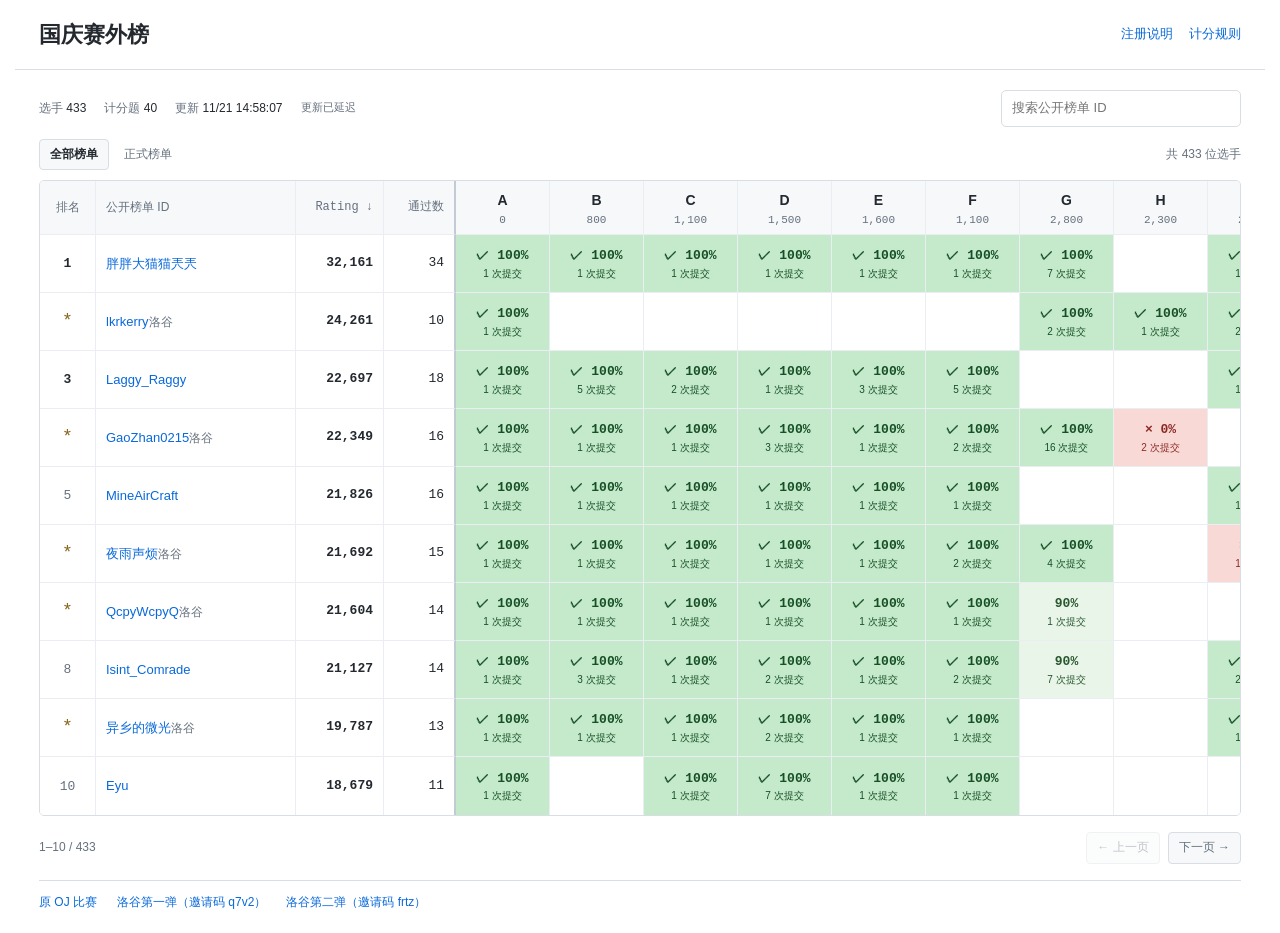
<file: site/index.html>
<!doctype html>
<html lang="zh-CN">
<head>
  <meta charset="utf-8">
  <meta name="viewport" content="width=device-width,initial-scale=1">
  <meta name="description" content="国庆挑战娱乐外榜：全部达标题参与计分，难度越高，贡献越大。">
  <meta http-equiv="Content-Security-Policy" content="default-src 'self'; script-src 'self'; style-src 'self'; img-src 'self' data:; connect-src 'self' https://national-day-board-admin-api.chic-pond-5383.chatgpt.site; object-src 'none'; base-uri 'self'">
  <title>国庆挑战 · 娱乐外榜</title>
  <link rel="icon" href="./favicon.svg" type="image/svg+xml">
  <link rel="stylesheet" href="./style.css?v=363c854c57fe">
  <script src="./app.js?v=ad54e45c4a47" defer></script>
</head>
<body>
  <header class="topbar wrap">
    <h1 id="board-heading">国庆赛外榜</h1>
    <nav aria-label="榜单导航"><button id="register-open" class="nav-button">注册说明</button><button id="rules-open" class="nav-button">计分规则</button></nav>
  </header>
  <main class="wrap">
    <div id="mode-banner" class="banner" hidden></div>
    <section class="board-section" aria-labelledby="board-heading">
      <div class="board-header"><div class="stats"><span>选手 <strong id="registered">—</strong></span><span>计分题 <strong id="problem-count">—</strong></span><span>更新 <time id="updated">等待数据</time></span><span id="freshness"></span></div><label class="search"><input id="search" type="search" placeholder="搜索公开榜单 ID" aria-label="搜索公开榜单 ID" autocomplete="off" maxlength="40"></label></div>
      <div class="board-toolbar"><div class="board-tabs" role="group" aria-label="榜单范围"><button id="all-board" class="board-tab" type="button" aria-pressed="true">全部榜单</button><button id="official-board" class="board-tab" type="button" aria-pressed="false">正式榜单</button></div><span id="results" role="status">正在加载榜单…</span></div>
      <div id="error" class="error" role="status" hidden></div>
      <div class="table-scroll board-scroll" tabindex="0" role="region" aria-label="比赛榜单，可左右滚动"><table class="board-table" id="board-table"><caption class="sr-only">国庆赛榜单</caption><colgroup id="board-columns"></colgroup><thead><tr id="board-head"></tr></thead><tbody id="rows"></tbody></table></div>
      <div id="empty" class="empty" hidden>没有找到该 ID，试试只输入其中一部分。</div>
      <div class="pagination"><span id="page-label">—</span><div><button id="prev" class="secondary" disabled>← 上一页</button><button id="next" class="secondary" disabled>下一页 →</button></div></div>
    </section>
    <footer><a id="contest-link" rel="noopener noreferrer" target="_blank" hidden>原 OJ 比赛</a><a href="https://www.luogu.com.cn/contest/360306" rel="noopener noreferrer" target="_blank">洛谷第一弹（邀请码 q7v2）</a><a href="https://www.luogu.com.cn/contest/360570" rel="noopener noreferrer" target="_blank">洛谷第二弹（邀请码 frtz）</a></footer>
  </main>
  <dialog id="detail-dialog"><div class="dialog-top"><span class="eyebrow small">YOUR CHALLENGE RECORD</span><button class="close" aria-label="关闭选手详情" data-close="detail-dialog">×</button></div><h2 id="detail-title">选手详情</h2><div id="detail-content" aria-live="polite"></div></dialog>
  <dialog id="rules-dialog"><div class="dialog-top"><span class="eyebrow small">SCORING RULES</span><button class="close" aria-label="关闭计分规则" data-close="rules-dialog">×</button></div><h2>挑战如何变成分数</h2><p>注册题 A 不计分。其余题目达到 60% 后，全部参与计算。</p><ol class="rule-list"><li><strong>难度带来更多贡献</strong><code>h(r) = 800 × (r / 800)<sup>3/2</sup></code><p>1600 题的基础贡献约为 800 题的 2.83 倍。</p></li><li><strong>完成度奖励</strong><div class="table-scroll"><table class="curve"><thead><tr><th>完成度</th><th>60%</th><th>70%</th><th>80%</th><th>90%</th><th>95%</th><th>100%</th></tr></thead><tbody><tr><th>系数 g(s)</th><td>0.60</td><td>0.75</td><td>0.90</td><td>1.00</td><td>1.05</td><td>1.10</td></tr></tbody></table></div><p>节点之间线性插值；60% 以下贡献为 0。</p></li><li><strong>每题保留历史最佳贡献</strong><code>c = max [h(r) × g(s) × max(0.96ⁿ, 0.80)]</code><p>n 为该次提交之前低于 60% 的失败次数。CE、待评测和系统错误不计罚。后续失败不会降低已保留的贡献。</p></li><li><strong>全题排序并衰减</strong><code>w(k) = 0.60 + 0.40 × 0.90<sup>k−1</sup></code><p>按题目 rating 从高到低排序，同 rating 按贡献、题目 ID 排序。第 1 题权重为 1，后续趋近于 0.60，没有题数截断。</p></li><li><strong>非线性显示 Rating</strong><code>S = Σ w(k)c(k)<br>Rating = ⌊15000 × ln(1 + S / 10000)⌋</code><p>没有硬上限。同整数 Rating 并列排名。正常新增提交的得分不下降；重判或规则纠正后会重新计算。</p></li></ol></dialog>
  <dialog id="register-dialog"><div class="dialog-top"><span class="eyebrow small">JOIN THE BOARD</span><button class="close" aria-label="关闭注册说明" data-close="register-dialog">×</button></div><h2>在 A 题注册你的公开 ID</h2><p id="registration-intro">使用自己的 OJ 账号提交 A 题，首次 AC 程序的标准输出就是你的公开榜单 ID。下面是一个 C 示例。</p><pre><code>#include &lt;stdio.h&gt;
int main() {
    puts("国庆小猫");
    return 0;
}</code></pre><p>将 <code>国庆小猫</code> 改为自己的匿名 ID，例如 <code>摸鱼选手_7</code>。允许 1–20 个字符，可用中文汉字、英文字母、数字、下划线和连字符，且至少包含一个汉字、字母或数字；不允许空格、控制字符或 emoji。允许不同选手使用相同 ID，请避免使用真实姓名或学号。</p><div class="notice"><strong>提交前请检查</strong><p>每个真实学号以本场 A 题的第一次 AC 注册。允许重名；CE、WA 或未完成评测不占用注册机会，可修改后重提。注册成功后再次提交不会自动改名。</p></div><p>注册成功后，系统会补计该账号在比赛有效时间内的已有成绩。SPJ 只检查输出格式，无需联网。第一次 AC 后等待后台校验身份并完成绑定；同名选手各自保留成绩和排名。</p><p>洛谷选手在洛谷比赛的 A 题注册，按洛谷 UID 独立记录，统一打星。题目 Rating 沿用北航比赛设置。</p><p id="registration-mode-note" class="muted"></p></dialog>
</body>
</html>
</file>
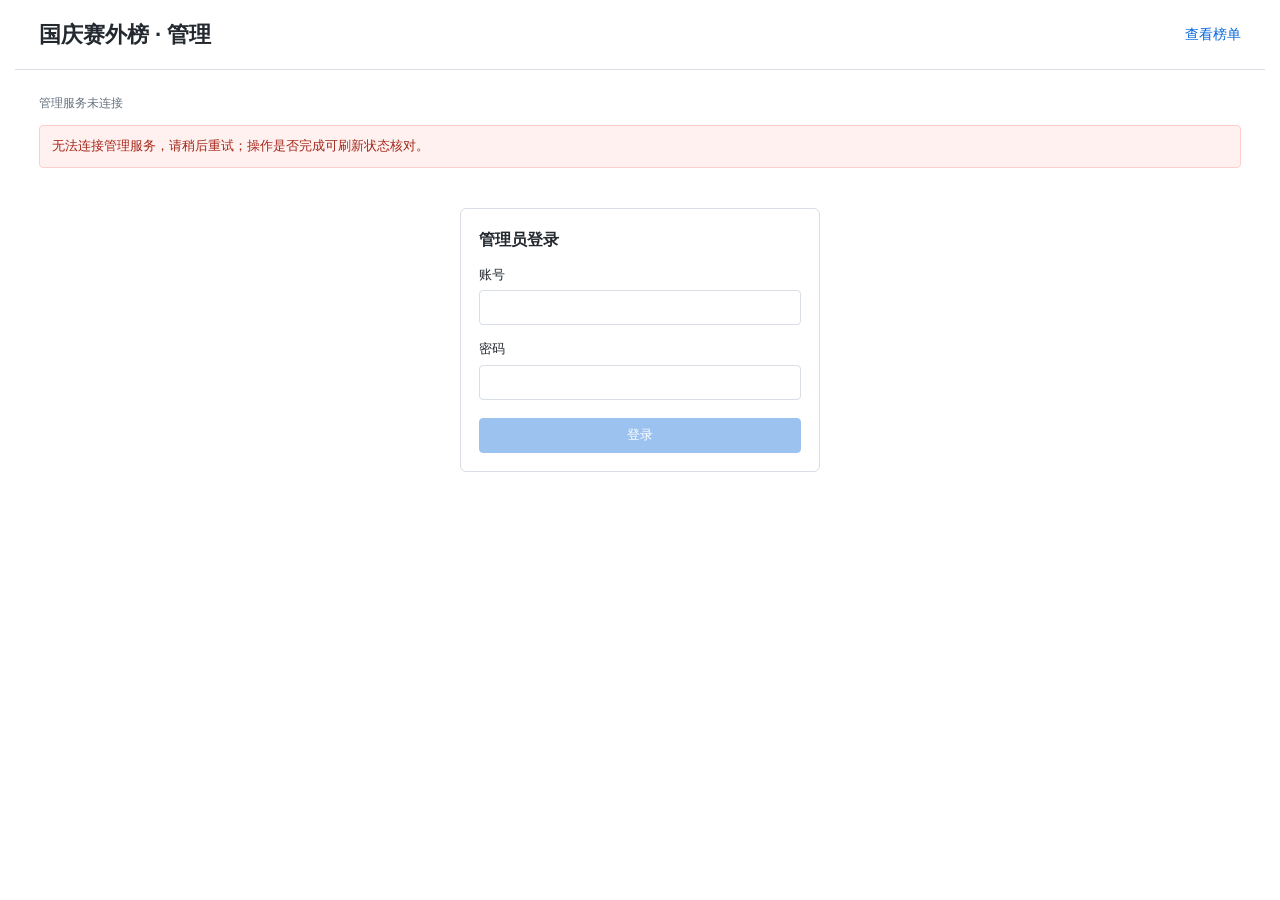
<file: site/admin/index.html>
<!doctype html>
<html lang="zh-CN">
<head>
  <meta charset="utf-8">
  <meta name="viewport" content="width=device-width,initial-scale=1">
  <meta name="robots" content="noindex,nofollow">
  <meta http-equiv="Content-Security-Policy" content="default-src 'self'; script-src 'self'; style-src 'self'; img-src 'self' data:; connect-src 'self' https://national-day-board-admin-api.chic-pond-5383.chatgpt.site; object-src 'none'; base-uri 'self'; form-action 'none'">
  <title>国庆赛外榜 · 管理</title>
  <link rel="icon" href="../favicon.svg" type="image/svg+xml">
  <link rel="stylesheet" href="../style.css?v=363c854c57fe">
  <link rel="stylesheet" href="./admin.css?v=2a449abe081a">
  <script src="./admin.js?v=c8fe256bb656" defer></script>
</head>
<body>
  <header class="topbar wrap"><h1>国庆赛外榜 · 管理</h1><nav><a href="../">查看榜单</a><button id="logout" class="nav-button" hidden>退出</button></nav></header>
  <main class="wrap admin-wrap">
    <p id="connection" class="muted" role="status">正在连接管理服务…</p>
    <div id="message" class="error" role="status" aria-live="polite" hidden></div>
    <section id="login-panel" class="panel login-panel">
      <h2>管理员登录</h2>
      <form id="login-form">
        <label>账号<input id="username" name="username" autocomplete="username" autocapitalize="none" spellcheck="false" required maxlength="100"></label>
        <label>密码<input id="password" name="password" type="password" autocomplete="current-password" required maxlength="256"></label>
        <button id="login-submit" class="primary" type="submit" disabled>登录</button>
      </form>
    </section>
    <div id="workspace" hidden>
      <section class="panel sync-panel" aria-label="同步状态">
        <div><strong id="sync-status">—</strong><span class="muted">最近更新 <time id="sync-updated">—</time></span><a id="run-link" target="_blank" rel="noopener noreferrer" hidden>查看同步记录</a></div>
        <button id="sync" class="primary" type="button">立即同步</button>
      </section>
      <p id="config-summary" class="muted"></p>
      <section class="panel" aria-labelledby="problems-title">
        <div class="section-heading"><h2 id="problems-title">比赛题目</h2><form id="contest-form" class="inline-form"><label for="contest-id">比赛 ID</label><input id="contest-id" name="contest_id" inputmode="numeric" pattern="[0-9]+" value="1317" required maxlength="10"><button class="primary" type="submit">同步比赛</button></form></div>
        <p class="muted compact">自动同步比赛题单、题号顺序及后台分值。题目 Rating = OJ「在比赛中的题目分值」× 100，例如 19 → 1900；题面无需标注 Rating。分值缺失或格式无效时先按 0，每次同步重新检查。</p>
        <div class="table-scroll"><table><thead><tr><th>题号</th><th>题目 ID</th><th>题名</th><th>Rating</th><th>操作</th></tr></thead><tbody id="problem-rows"></tbody></table></div>
      </section>
      <section class="panel" aria-labelledby="luogu-title">
        <h2 id="luogu-title">洛谷比赛</h2>
        <p class="muted compact">填写比赛和对应的洛谷题号后即可自动同步。洛谷选手固定打星，按签到程序的标准输出注册；同名账号分别计分。</p>
        <form id="luogu-form">
          <div class="form-row"><label>团队 ID<input id="luogu-team" inputmode="numeric" pattern="[1-9][0-9]{0,11}" required value="137778"></label><label>比赛 ID<input id="luogu-contest" inputmode="numeric" pattern="[1-9][0-9]{0,11}" placeholder="比赛创建后填写"></label><label><input id="luogu-enabled" type="checkbox">启用自动同步</label></div>
          <div class="table-scroll"><table><thead><tr><th>外榜题号</th><th>北航题目 ID</th><th>洛谷题目 ID</th></tr></thead><tbody id="luogu-mapping"></tbody></table></div>
          <button class="secondary" type="submit">保存洛谷配置</button>
        </form>
        <p id="luogu-status" class="muted compact" role="status"></p>
      </section>
      <section class="panel" aria-labelledby="registration-title">
        <h2 id="registration-title">签到注册</h2>
        <div class="form-row"><form id="registration-form" class="inline-form"><label for="registration-id">签到题 ID</label><input id="registration-id" name="problem_id" value="10595" inputmode="numeric" pattern="[0-9]+" maxlength="20" required><button class="secondary" type="submit">保存题号</button></form>
        <form id="registration-mode-form" class="inline-form"><label for="registration-mode">解析方式</label><select id="registration-mode" name="value"><option value="stdout">标准输出</option><option value="template">固定 C 模板</option></select><button class="secondary" type="submit">保存方式</button></form></div>
        <p id="registration-note" class="muted compact"></p><p id="registration-error" class="error" role="status" hidden></p>
        <form id="roster-form" class="inline-form roster-form"><label for="roster-file">私有身份映射</label><input id="roster-file" name="csv" type="file" accept=".csv,text/csv" required><button class="secondary" type="submit">上传 CSV</button></form>
        <p class="muted compact">CSV 列：user_id,student_id；可选 name · 最大 512 KB；身份映射只保存在私有后台。</p>
        <p id="unmapped-note" class="muted compact" hidden></p>
      </section>
      <section class="panel" aria-labelledby="participants-title">
        <div class="section-heading"><h2 id="participants-title">选手</h2><form id="ban-player-form" class="inline-form"><label class="sr-only" for="ban-handle">公开榜单 ID</label><input id="ban-handle" name="handle" placeholder="公开榜单 ID" required maxlength="40" autocomplete="off"><button class="secondary" type="submit">封禁</button></form></div>
        <label class="search admin-search"><input id="player-search" type="search" placeholder="榜单 ID、姓名或学号" aria-label="搜索选手的公开 ID、姓名、学号或 OJ ID" autocomplete="off"></label>
        <p id="player-count" class="muted compact"></p>
        <div class="table-scroll"><table><thead><tr><th>公开榜单 ID</th><th>真实姓名</th><th>学号</th><th>状态 / 打星</th><th>操作</th></tr></thead><tbody id="player-rows"></tbody></table></div>
        <nav class="admin-pagination" aria-label="选手分页"><button id="player-prev" class="secondary" type="button" disabled>← 上一页</button><span id="player-page-label" class="muted" aria-live="polite">0 / 0</span><button id="player-next" class="secondary" type="button" disabled>下一页 →</button></nav>
      </section>
      <section class="panel" aria-labelledby="submissions-title">
        <div class="section-heading"><h2 id="submissions-title">提交记录</h2><label class="search admin-search"><input id="submission-search" type="search" placeholder="提交 / 题目 / 选手 / 姓名 / 学号" aria-label="搜索提交记录、姓名或学号" autocomplete="off"></label></div>
        <p id="submission-count" class="muted compact"></p>
        <form id="submission-action-form" class="inline-form"><label for="manual-submission-id">提交 ID</label><input id="manual-submission-id" name="submission_id" pattern="(luogu:)?[1-9][0-9]{0,11}" placeholder="OJ ID 或 luogu:提交ID" required maxlength="18" autocomplete="off"><button class="secondary" type="submit" name="action" value="ignore_submission">忽略</button><button class="secondary" type="submit" name="action" value="restore_submission">恢复</button><span class="muted">列表只展示最近记录</span></form>
        <div class="table-scroll"><table><thead><tr><th>提交 ID</th><th>公开榜单 ID</th><th>题目 ID</th><th>结果</th><th>分数</th><th>提交时间</th><th>操作</th></tr></thead><tbody id="submission-rows"></tbody></table></div>
        <nav class="admin-pagination" aria-label="提交记录分页"><button id="submission-prev" class="secondary" type="button" disabled>← 上一页</button><span id="submission-page-label" class="muted" aria-live="polite">0 / 0</span><button id="submission-next" class="secondary" type="button" disabled>下一页 →</button></nav>
        <p class="muted compact">忽略提交只影响外榜计分；恢复后将在下一次同步重新计算。</p>
      </section>
    </div>
  </main>
</body>
</html>
</file>
<file: site/style.css>
:root{color-scheme:light;--ink:#24292f;--muted:#66717e;--line:#d8dee4;--bg:#fff;--link:#0969da;--mono:ui-monospace,SFMono-Regular,Consolas,monospace}
*{box-sizing:border-box}body{margin:0;color:var(--ink);background:var(--bg);font:14px/1.6 -apple-system,BlinkMacSystemFont,"Segoe UI","PingFang SC","Microsoft YaHei",sans-serif}button,input{font:inherit;color:inherit}button{cursor:pointer}button:disabled{opacity:.4;cursor:default}button,a,input{outline-offset:3px}a{color:var(--link);text-decoration:none}a:hover{text-decoration:underline}.wrap{max-width:1250px;margin:auto;padding:0 24px}.topbar{display:flex;justify-content:space-between;align-items:center;border-bottom:1px solid var(--line);min-height:70px;gap:16px}h1{font-size:22px;margin:15px 0;font-weight:600}nav{display:flex;gap:16px}.nav-button{border:0;background:transparent;padding:5px 0;color:var(--link);font-size:13px}.banner{margin-top:16px;border:1px solid #e8d6a2;background:#fff8db;color:#765b1b;padding:9px 12px;border-radius:5px;font-size:12px}.board-header{display:flex;align-items:center;justify-content:space-between;gap:16px;margin:20px 0 12px}.stats{display:flex;gap:7px 18px;flex-wrap:wrap;color:var(--muted);font-size:12px}.stats strong,.stats time{font-weight:500;color:var(--ink)}#freshness{font-size:11px}.search input{width:240px;padding:7px 10px;border:1px solid var(--line);border-radius:5px;background:#fff;font-size:13px}.board-toolbar{display:flex;justify-content:space-between;font-size:12px;color:var(--muted);margin-bottom:10px}.table-scroll{overflow:auto}table{width:100%;border-collapse:collapse;white-space:nowrap;text-align:left}th{background:#f6f8fa;font-size:12px;font-weight:500;padding:10px 14px;border-block:1px solid var(--line);color:var(--muted)}td{padding:10px 14px;border-bottom:1px solid #eaeef2;font-size:13px}tbody tr:hover{background:#f6f8fa}.number{text-align:right;font-family:var(--mono);font-variant-numeric:tabular-nums}.rank{font:13px var(--mono);color:var(--muted)}.rank.top{color:var(--ink);font-weight:600}.player{padding:0;border:0;background:transparent;color:var(--link);font:13px var(--mono);text-align:left}.player:hover{text-decoration:underline}.rating{font-weight:600}.pagination{display:flex;align-items:center;justify-content:space-between;margin:16px 0;font-size:12px;color:var(--muted)}.pagination>div{display:flex;gap:8px}.secondary{font-size:12px;border:1px solid var(--line);border-radius:4px;background:#f6f8fa;padding:5px 10px}.empty{text-align:center;padding:40px;color:var(--muted)}.error{font-size:13px;background:#fff1ef;border:1px solid #ffcecb;color:#a5271b;padding:10px 12px;margin:10px 0;border-radius:4px}footer{display:flex;flex-wrap:wrap;gap:20px;font-size:12px;color:var(--muted);border-top:1px solid var(--line);padding:12px 0 20px}footer p{margin:0}dialog{width:min(900px,calc(100% - 28px));max-height:88vh;border:1px solid var(--line);border-radius:7px;background:#fff;padding:24px;color:var(--ink);box-shadow:0 10px 40px #0002}dialog::backdrop{background:#0005}.dialog-top{display:flex;align-items:center;justify-content:space-between}.eyebrow{font:10px var(--mono);letter-spacing:1px;color:var(--muted)}dialog h2{font-size:23px;margin:6px 0 18px}dialog p{font-size:13px;line-height:1.9}.close{font-size:24px;line-height:1;width:28px;height:28px;border:0;background:transparent;color:var(--muted)}.rule-list{padding-left:20px}.rule-list li{padding-left:4px;margin-bottom:18px}.rule-list strong{display:block;margin-bottom:7px}code,pre{font-family:var(--mono)}.rule-list code,pre{display:block;background:#f6f8fa;padding:12px;border-radius:5px;font-size:12px;overflow:auto}.curve th,.curve td{padding:7px;font-size:11px;text-align:center}.muted{font-size:12px!important;color:var(--muted)}.notice{padding:12px;background:#fff8db;border-radius:4px}.notice p{margin:5px 0}.detail-stats{display:flex;gap:24px;flex-wrap:wrap;margin-bottom:20px}.detail-stats span{display:block;font-size:11px;color:var(--muted)}.detail-stats strong{font:600 22px var(--mono)}.detail-table th,.detail-table td{font-size:11px;padding:8px}.detail-table td:first-child{min-width:110px;white-space:normal}.problem-title{display:block;font-size:10px;color:var(--muted)}.loading{color:var(--muted)}[hidden]{display:none!important}
@media(max-width:720px){.wrap{padding:0 14px}.topbar{min-height:62px}h1{font-size:18px}nav{gap:12px}.nav-button{font-size:12px}.board-header{align-items:stretch;flex-direction:column;margin-top:15px}.search input{width:100%}.stats{gap:4px 12px}.extra{display:none}th,td{padding:9px 8px;font-size:12px}.player{font-size:12px}.privacy-note{font-size:11px}dialog{padding:18px}.detail-stats{gap:15px}.detail-stats strong{font-size:20px}footer{font-size:11px}}

/* Fixed identity columns keep the participant visible while browsing problems. */
.board-scroll{border:1px solid var(--line);border-radius:5px;isolation:isolate;overscroll-behavior-x:contain}
.board-table{--rank-width:56px;--handle-width:200px;--rating-width:88px;--solved-width:72px;--problem-width:94px;table-layout:fixed;width:calc(var(--rank-width) + var(--handle-width) + var(--rating-width) + var(--solved-width) + var(--problem-count,0)*var(--problem-width));border-collapse:separate;border-spacing:0}
.column-rank{width:var(--rank-width)}.column-handle{width:var(--handle-width)}.column-rating{width:var(--rating-width)}.column-solved{width:var(--solved-width)}.column-problem{width:var(--problem-width)}
.board-table th,.board-table td{padding:8px 10px;height:58px;border-right:1px solid #eaeef2;border-bottom:1px solid #eaeef2}
.board-table thead th{height:54px;border-top:0;background:#f6f8fa}
.board-table tbody th{font-weight:400;font-size:13px;color:var(--ink);border-top:0}
.board-table tbody tr:last-child>*{border-bottom:0}
.board-table .fixed-rank,.board-table .fixed-handle,.board-table .fixed-rating,.board-table .fixed-solved{position:sticky;z-index:2;background:#fff}
.board-table .fixed-rank{left:0;text-align:center}.board-table .fixed-handle{left:var(--rank-width)}.board-table .fixed-rating{left:calc(var(--rank-width) + var(--handle-width))}.board-table .fixed-solved{left:calc(var(--rank-width) + var(--handle-width) + var(--rating-width));border-right:2px solid #c2cad3}
.board-table thead .fixed-rank,.board-table thead .fixed-handle,.board-table thead .fixed-rating,.board-table thead .fixed-solved{z-index:3;background:#f6f8fa}
.board-table tbody tr:hover .fixed-rank,.board-table tbody tr:hover .fixed-handle,.board-table tbody tr:hover .fixed-rating,.board-table tbody tr:hover .fixed-solved{background:#f6f8fa}
.board-table .player{display:block;width:100%;white-space:normal;overflow-wrap:anywhere;font-family:inherit;line-height:1.4}
.problem-heading{text-align:center}.problem-label{display:block;color:var(--ink);font-weight:600;font-size:14px}.problem-rating{display:block;font:11px var(--mono);margin-top:3px;color:var(--muted)}
.board-table .problem-cell{text-align:center;padding:6px 4px}.result-score{display:block;font:600 13px/1.5 var(--mono)}.result-attempts{display:block;font:10px/1.6 -apple-system,BlinkMacSystemFont,"Segoe UI","PingFang SC","Microsoft YaHei",sans-serif}
.accepted{background:#c4eacb;color:#174f26}.partial.qualified{background:#e8f5e8;color:#285730}.partial{background:#fff1c3;color:#765519}.failed{background:#f8d9d6;color:#8d2925}.pending{background:#edf0f4;color:#4f5b69}.unattempted{background:#fff}
.board-toolbar{gap:8px;flex-wrap:wrap}.sr-only{position:absolute;width:1px;height:1px;padding:0;margin:-1px;overflow:hidden;clip:rect(0,0,0,0);white-space:nowrap;border:0}
button:focus-visible,input:focus-visible,a:focus-visible,.board-scroll:focus-visible{outline:2px solid var(--link)}
@media(max-width:720px){.board-table{--rank-width:42px;--handle-width:136px;--rating-width:64px;--solved-width:56px;--problem-width:84px}.board-table th,.board-table td{padding:8px 6px;font-size:11px}.board-table tbody th,.board-table .player{font-size:12px}.result-score{font-size:12px}.board-toolbar{font-size:11px}}
@media(max-width:400px){.board-table{--rank-width:34px;--handle-width:104px;--rating-width:60px;--solved-width:44px}.board-table th,.board-table td{padding:8px 4px}.board-table .fixed-rank,.board-table .fixed-solved{font-size:10px}}

.board-toolbar{align-items:center}.board-tabs{display:flex;gap:4px}.board-tab{border:1px solid transparent;border-radius:4px;background:transparent;padding:5px 10px;font-size:12px;color:var(--muted)}.board-tab[aria-pressed=true]{border-color:var(--line);background:#f6f8fa;color:var(--ink);font-weight:600}.rank.starred{font-size:18px;color:#87631b}.board-tab:focus-visible{outline:2px solid var(--link)}
</file>
<file: site/admin/admin.css>
.admin-wrap{max-width:1250px;padding-top:12px;padding-bottom:32px}.panel{border:1px solid var(--line);border-radius:6px;padding:18px;margin:16px 0}.panel h2{font-size:16px;margin:0 0 12px;font-weight:600}.login-panel{max-width:360px;margin:40px auto}.login-panel label{display:block;font-size:13px;margin-bottom:14px}.login-panel input{display:block;width:100%;margin-top:5px}.login-panel .primary{width:100%;margin-top:4px}input,select{border:1px solid var(--line);border-radius:4px;padding:6px 9px;background:white;font:inherit}.primary{border:1px solid #0969da;border-radius:4px;background:#0969da;color:#fff;padding:6px 12px;font-size:13px}.inline-form{display:flex;gap:8px;align-items:center;flex-wrap:wrap}.inline-form input{width:155px}.inline-form label{font-size:12px}.form-row{display:flex;gap:14px 30px;flex-wrap:wrap}.section-heading{display:flex;justify-content:space-between;align-items:center;gap:12px;flex-wrap:wrap}.section-heading h2{margin:0}.compact{margin:10px 0}.sync-panel{display:flex;align-items:center;justify-content:space-between;gap:12px}.sync-panel>div{display:flex;align-items:center;gap:10px 20px;flex-wrap:wrap}.sync-panel a{font-size:12px}.admin-search input{width:230px}.panel td,.panel th{padding:8px 10px}.panel td{font-size:12px}.panel td:nth-child(3){white-space:normal;min-width:85px}.panel .table-scroll{margin-top:12px}.problem-title-cell{max-width:360px}.status-ignored{opacity:.6}.success{background:#effbf2;border-color:#a1d4ab;color:#205c30}.badge{border-radius:3px;background:#f0f2f5;padding:2px 6px;font-size:11px}.badge.banned{background:#fff1ef;color:#a5271b}select:focus-visible{outline:2px solid var(--link);outline-offset:3px}
@media(max-width:720px){.panel{padding:12px}.section-heading{align-items:stretch;flex-direction:column}.section-heading .inline-form{width:100%}.admin-search input{width:100%}.sync-panel>div{align-items:flex-start;flex-direction:column;gap:3px}.sync-panel .primary{flex-shrink:0}.form-row{gap:16px}.inline-form input{width:130px}}

.roster-form{margin-top:16px}.roster-form input[type=file]{width:min(300px,100%);font-size:12px}

.panel td.identity-student{white-space:nowrap;font-family:var(--mono);font-variant-numeric:tabular-nums}.panel td.identity-name{white-space:normal;min-width:90px}#player-search,#submission-search{width:300px}
@media(max-width:720px){#player-search,#submission-search{width:100%}}

.badge.starred{background:#fff6dd;color:#765519}.badge+.badge{margin-left:5px}.player-actions .secondary+.secondary{margin-left:6px}
.admin-pagination{display:flex;align-items:center;justify-content:flex-end;gap:12px;flex-wrap:wrap;margin-top:12px;font-size:12px}
</file>
